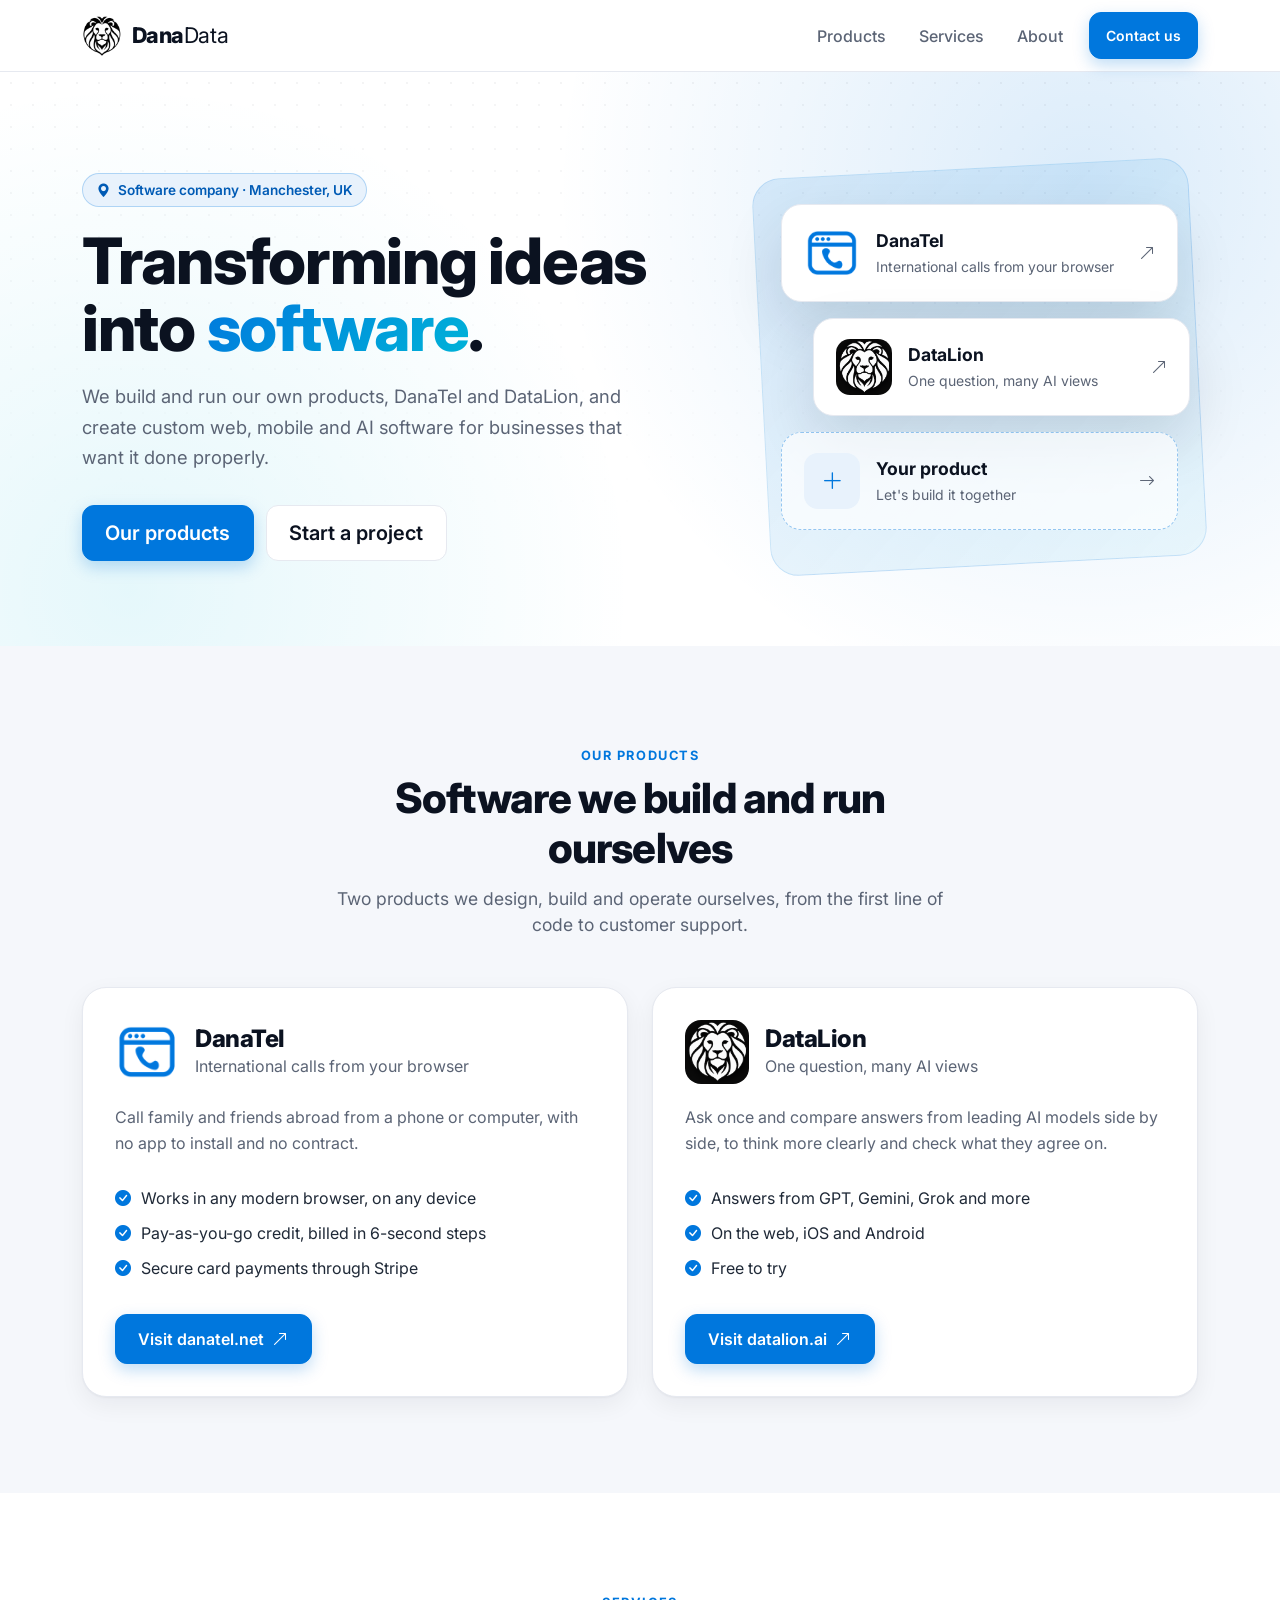
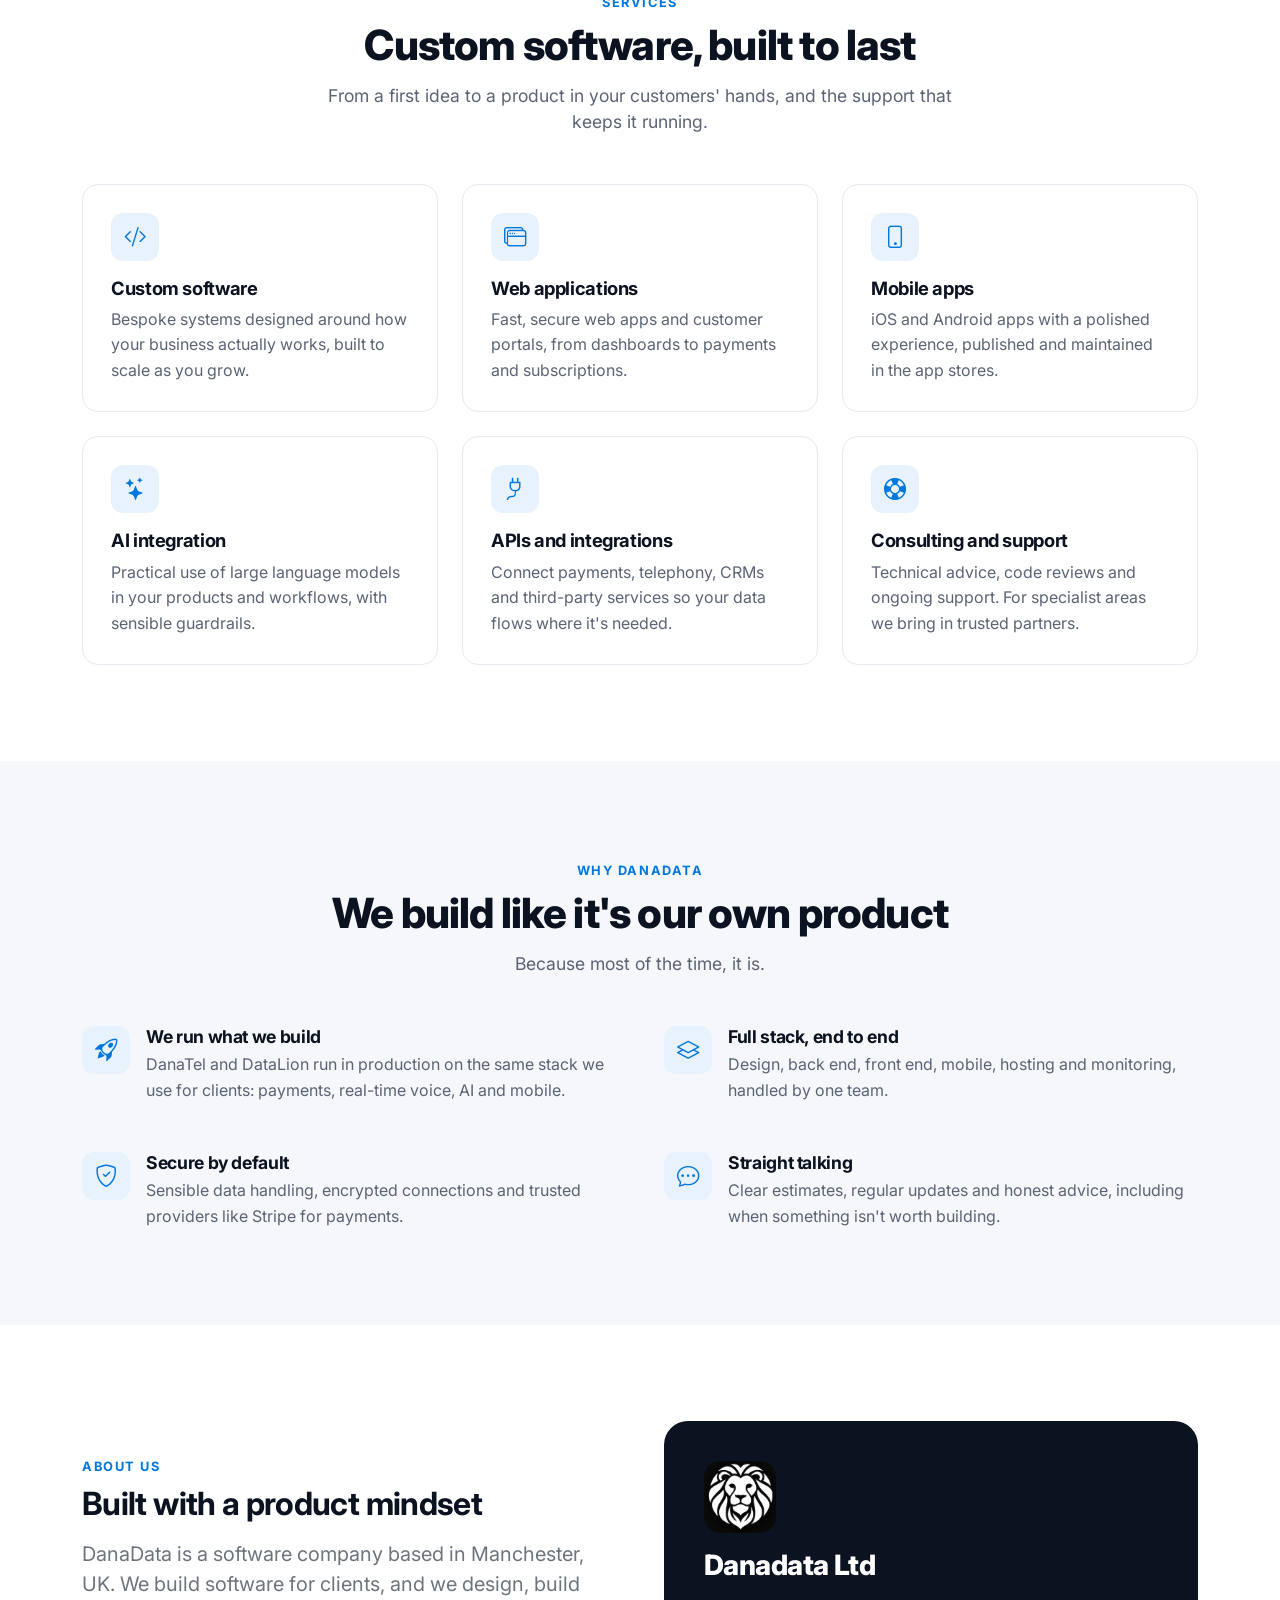
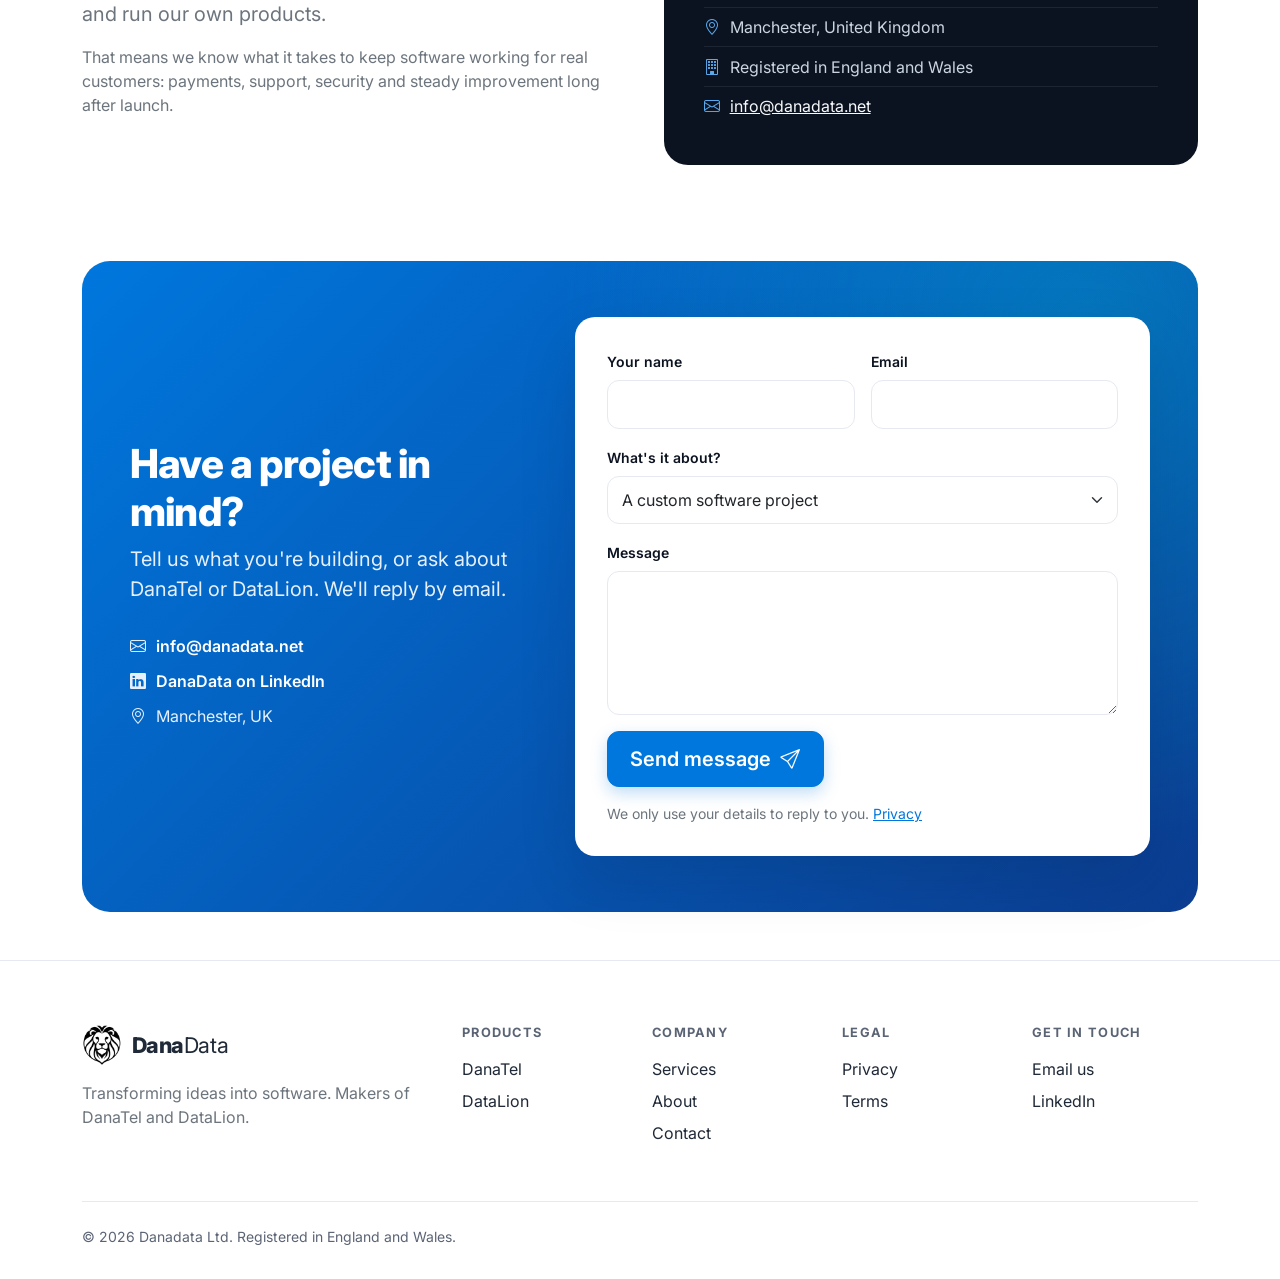
<file: index.html>
<!DOCTYPE html>
<html lang="en">
<head>
  <meta charset="UTF-8">
  <meta name="viewport" content="width=device-width, initial-scale=1.0">
  <title>DanaData | Software products and custom development, Manchester UK</title>
  <meta name="description" content="DanaData is a Manchester-based software company. We build and run DanaTel and DataLion, and create custom web, mobile and AI software for businesses.">
  <link rel="canonical" href="https://www.danadata.net/">
  <link rel="icon" href="icon.png">
  <link rel="apple-touch-icon" href="icon.png">
  <link rel="manifest" href="/manifest.json">
  <meta name="theme-color" content="#ffffff">

  <meta property="og:type" content="website">
  <meta property="og:title" content="DanaData | Transforming ideas into software">
  <meta property="og:description" content="Makers of DanaTel and DataLion. Custom web, mobile and AI software from Manchester, UK.">
  <meta property="og:url" content="https://www.danadata.net/">
  <meta property="og:image" content="https://www.danadata.net/icon.png">

  <link rel="preconnect" href="https://fonts.googleapis.com">
  <link rel="preconnect" href="https://fonts.gstatic.com" crossorigin>
  <link href="https://fonts.googleapis.com/css2?family=Inter:wght@400;500;600;700;800&display=swap" rel="stylesheet">
  <link href="bootstrap.min.css" rel="stylesheet">
  <link href="bootstrap-icons.css" rel="stylesheet">
  <link href="site.css" rel="stylesheet">

  <script type="application/ld+json">
  {
    "@context": "https://schema.org",
    "@type": "Organization",
    "name": "DanaData",
    "legalName": "Danadata Ltd",
    "url": "https://www.danadata.net",
    "logo": "https://www.danadata.net/icon.png",
    "email": "info@danadata.net",
    "address": {"@type": "PostalAddress", "addressLocality": "Manchester", "addressCountry": "GB"},
    "sameAs": ["https://www.linkedin.com/company/danadataltd"],
    "brand": [
      {"@type": "Brand", "name": "DanaTel", "url": "https://danatel.net"},
      {"@type": "Brand", "name": "DataLion", "url": "https://www.datalion.ai"}
    ]
  }
  </script>
</head>
<body>

<!-- Header -->
<header class="dd-header">
  <nav class="navbar navbar-expand-lg">
    <div class="container">
      <a class="dd-brand" href="/">
        <img src="danadata-black.png" alt="" width="40" height="40">
        <span><strong>Dana</strong>Data</span>
      </a>
      <button class="navbar-toggler border-0" type="button" data-bs-toggle="collapse" data-bs-target="#nav" aria-controls="nav" aria-expanded="false" aria-label="Menu">
        <span class="navbar-toggler-icon"></span>
      </button>
      <div class="collapse navbar-collapse" id="nav">
        <ul class="navbar-nav ms-auto align-items-lg-center gap-lg-1">
          <li class="nav-item"><a class="nav-link" href="#products">Products</a></li>
          <li class="nav-item"><a class="nav-link" href="#services">Services</a></li>
          <li class="nav-item"><a class="nav-link" href="#about">About</a></li>
          <li class="nav-item ms-lg-2"><a class="btn btn-primary btn-sm px-3" href="#contact">Contact us</a></li>
        </ul>
      </div>
    </div>
  </nav>
</header>

<main>
  <!-- Hero -->
  <section class="dd-hero">
    <div class="container">
      <div class="row align-items-center g-5">
        <div class="col-lg-7">
          <span class="dd-eyebrow"><i class="bi bi-geo-alt-fill"></i> Software company · Manchester, UK</span>
          <h1>Transforming ideas into <span class="dd-gradient-text">software</span>.</h1>
          <p class="dd-lead">
            We build and run our own products, DanaTel and DataLion, and create custom web,
            mobile and AI software for businesses that want it done properly.
          </p>
          <div class="dd-hero-actions">
            <a href="#products" class="btn btn-primary btn-lg">Our products</a>
            <a href="#contact" class="btn btn-outline-dark btn-lg">Start a project</a>
          </div>
        </div>
        <div class="col-lg-5">
          <div class="dd-stack">
            <a class="dd-stack-card" href="https://danatel.net" target="_blank" rel="noopener">
              <img src="danatel-icon.png" alt="" width="56" height="56">
              <span>
                <strong>DanaTel</strong>
                <small>International calls from your browser</small>
              </span>
              <i class="bi bi-arrow-up-right"></i>
            </a>
            <a class="dd-stack-card" href="https://www.datalion.ai" target="_blank" rel="noopener">
              <img src="danadata-nb-200.png" alt="" width="56" height="56">
              <span>
                <strong>DataLion</strong>
                <small>One question, many AI views</small>
              </span>
              <i class="bi bi-arrow-up-right"></i>
            </a>
            <a class="dd-stack-card dd-stack-card-next" href="#contact">
              <span class="dd-icon"><i class="bi bi-plus-lg"></i></span>
              <span>
                <strong>Your product</strong>
                <small>Let's build it together</small>
              </span>
              <i class="bi bi-arrow-right"></i>
            </a>
          </div>
        </div>
      </div>
    </div>
  </section>

  <!-- Products -->
  <section class="dd-section dd-section-soft" id="products">
    <div class="container">
      <div class="dd-section-head">
        <span class="dd-kicker">Our products</span>
        <h2>Software we build and run ourselves</h2>
        <p>Two products we design, build and operate ourselves, from the first line of code to customer support.</p>
      </div>

      <div class="row g-4">
        <div class="col-lg-6">
          <article class="dd-product">
            <div class="dd-product-head">
              <img src="danatel-icon.png" alt="DanaTel" width="64" height="64">
              <div>
                <h3>DanaTel</h3>
                <p>International calls from your browser</p>
              </div>
            </div>
            <p>Call family and friends abroad from a phone or computer, with no app to install and no contract.</p>
            <ul class="dd-checks">
              <li><i class="bi bi-check-circle-fill"></i> Works in any modern browser, on any device</li>
              <li><i class="bi bi-check-circle-fill"></i> Pay-as-you-go credit, billed in 6-second steps</li>
              <li><i class="bi bi-check-circle-fill"></i> Secure card payments through Stripe</li>
            </ul>
            <a href="https://danatel.net" class="btn btn-primary" target="_blank" rel="noopener">
              Visit danatel.net <i class="bi bi-arrow-up-right ms-1"></i>
            </a>
          </article>
        </div>

        <div class="col-lg-6">
          <article class="dd-product">
            <div class="dd-product-head">
              <img src="danadata-nb-200.png" alt="DataLion" width="64" height="64">
              <div>
                <h3>DataLion</h3>
                <p>One question, many AI views</p>
              </div>
            </div>
            <p>Ask once and compare answers from leading AI models side by side, to think more clearly and check what they agree on.</p>
            <ul class="dd-checks">
              <li><i class="bi bi-check-circle-fill"></i> Answers from GPT, Gemini, Grok and more</li>
              <li><i class="bi bi-check-circle-fill"></i> On the web, iOS and Android</li>
              <li><i class="bi bi-check-circle-fill"></i> Free to try</li>
            </ul>
            <a href="https://www.datalion.ai" class="btn btn-primary" target="_blank" rel="noopener">
              Visit datalion.ai <i class="bi bi-arrow-up-right ms-1"></i>
            </a>
          </article>
        </div>
      </div>
    </div>
  </section>

  <!-- Services -->
  <section class="dd-section" id="services">
    <div class="container">
      <div class="dd-section-head">
        <span class="dd-kicker">Services</span>
        <h2>Custom software, built to last</h2>
        <p>From a first idea to a product in your customers' hands, and the support that keeps it running.</p>
      </div>

      <div class="row g-4">
        <div class="col-md-6 col-lg-4">
          <div class="dd-service">
            <span class="dd-icon"><i class="bi bi-code-slash"></i></span>
            <h3>Custom software</h3>
            <p>Bespoke systems designed around how your business actually works, built to scale as you grow.</p>
          </div>
        </div>
        <div class="col-md-6 col-lg-4">
          <div class="dd-service">
            <span class="dd-icon"><i class="bi bi-window-stack"></i></span>
            <h3>Web applications</h3>
            <p>Fast, secure web apps and customer portals, from dashboards to payments and subscriptions.</p>
          </div>
        </div>
        <div class="col-md-6 col-lg-4">
          <div class="dd-service">
            <span class="dd-icon"><i class="bi bi-phone"></i></span>
            <h3>Mobile apps</h3>
            <p>iOS and Android apps with a polished experience, published and maintained in the app stores.</p>
          </div>
        </div>
        <div class="col-md-6 col-lg-4">
          <div class="dd-service">
            <span class="dd-icon"><i class="bi bi-stars"></i></span>
            <h3>AI integration</h3>
            <p>Practical use of large language models in your products and workflows, with sensible guardrails.</p>
          </div>
        </div>
        <div class="col-md-6 col-lg-4">
          <div class="dd-service">
            <span class="dd-icon"><i class="bi bi-plug"></i></span>
            <h3>APIs and integrations</h3>
            <p>Connect payments, telephony, CRMs and third-party services so your data flows where it's needed.</p>
          </div>
        </div>
        <div class="col-md-6 col-lg-4">
          <div class="dd-service">
            <span class="dd-icon"><i class="bi bi-life-preserver"></i></span>
            <h3>Consulting and support</h3>
            <p>Technical advice, code reviews and ongoing support. For specialist areas we bring in trusted partners.</p>
          </div>
        </div>
      </div>
    </div>
  </section>

  <!-- Why DanaData -->
  <section class="dd-section dd-section-soft" id="why">
    <div class="container">
      <div class="dd-section-head">
        <span class="dd-kicker">Why DanaData</span>
        <h2>We build like it's our own product</h2>
        <p>Because most of the time, it is.</p>
      </div>

      <div class="row g-4 g-lg-5">
        <div class="col-md-6">
          <div class="dd-point">
            <span class="dd-icon"><i class="bi bi-rocket-takeoff"></i></span>
            <div>
              <h3>We run what we build</h3>
              <p>DanaTel and DataLion run in production on the same stack we use for clients: payments, real-time voice, AI and mobile.</p>
            </div>
          </div>
        </div>
        <div class="col-md-6">
          <div class="dd-point">
            <span class="dd-icon"><i class="bi bi-layers"></i></span>
            <div>
              <h3>Full stack, end to end</h3>
              <p>Design, back end, front end, mobile, hosting and monitoring, handled by one team.</p>
            </div>
          </div>
        </div>
        <div class="col-md-6">
          <div class="dd-point">
            <span class="dd-icon"><i class="bi bi-shield-check"></i></span>
            <div>
              <h3>Secure by default</h3>
              <p>Sensible data handling, encrypted connections and trusted providers like Stripe for payments.</p>
            </div>
          </div>
        </div>
        <div class="col-md-6">
          <div class="dd-point">
            <span class="dd-icon"><i class="bi bi-chat-dots"></i></span>
            <div>
              <h3>Straight talking</h3>
              <p>Clear estimates, regular updates and honest advice, including when something isn't worth building.</p>
            </div>
          </div>
        </div>
      </div>
    </div>
  </section>

  <!-- About -->
  <section class="dd-section" id="about">
    <div class="container">
      <div class="row g-5 align-items-center">
        <div class="col-lg-6">
          <span class="dd-kicker">About us</span>
          <h2 class="mt-2 mb-3 fw-bold">Built with a product mindset</h2>
          <p class="text-secondary fs-5">
            DanaData is a software company based in Manchester, UK. We build software for
            clients, and we design, build and run our own products.
          </p>
          <p class="text-secondary">
            That means we know what it takes to keep software working for real customers:
            payments, support, security and steady improvement long after launch.
          </p>
        </div>
        <div class="col-lg-6">
          <div class="dd-about-card">
            <img src="danadata-nb-200.png" alt="" width="72" height="72" class="rounded-4 mb-3">
            <h3>Danadata Ltd</h3>
            <ul class="dd-facts">
              <li><i class="bi bi-geo-alt"></i> Manchester, United Kingdom</li>
              <li><i class="bi bi-building"></i> Registered in England and Wales</li>
              <li><i class="bi bi-envelope"></i> <a href="mailto:info@danadata.net" class="link-light">info@danadata.net</a></li>
            </ul>
          </div>
        </div>
      </div>
    </div>
  </section>

  <!-- Contact -->
  <section class="pb-5" id="contact">
    <div class="container">
      <div class="dd-contact">
        <div class="row g-4 g-lg-5 align-items-center">
          <div class="col-lg-5">
            <h2>Have a project in mind?</h2>
            <p class="fs-5 mb-4">Tell us what you're building, or ask about DanaTel or DataLion. We'll reply by email.</p>
            <ul class="dd-contact-links">
              <li><i class="bi bi-envelope"></i> <a href="mailto:info@danadata.net">info@danadata.net</a></li>
              <li><i class="bi bi-linkedin"></i> <a href="https://www.linkedin.com/company/danadataltd" target="_blank" rel="noopener">DanaData on LinkedIn</a></li>
              <li><i class="bi bi-geo-alt"></i> Manchester, UK</li>
            </ul>
          </div>

          <div class="col-lg-7">
            <form class="dd-form" id="contact-form" action="https://formspree.io/f/xwlpwdnd" method="POST">
              <input type="hidden" name="_subject" id="contact-subject" value="New message from danadata.net">
              <!-- Left empty by people; bots fill it in and Formspree drops the message -->
              <input type="text" name="_gotcha" class="dd-trap" tabindex="-1" autocomplete="off" aria-hidden="true">

              <div class="row g-3">
                <div class="col-sm-6">
                  <label for="contact-name" class="form-label">Your name</label>
                  <input type="text" class="form-control" id="contact-name" name="name" autocomplete="name" required>
                </div>
                <div class="col-sm-6">
                  <label for="contact-email" class="form-label">Email</label>
                  <input type="email" class="form-control" id="contact-email" name="email" autocomplete="email" required>
                </div>
                <div class="col-12">
                  <label for="contact-topic" class="form-label">What's it about?</label>
                  <select class="form-select" id="contact-topic" name="topic">
                    <option>A custom software project</option>
                    <option>DanaTel</option>
                    <option>DataLion</option>
                    <option>Something else</option>
                  </select>
                </div>
                <div class="col-12">
                  <label for="contact-message" class="form-label">Message</label>
                  <textarea class="form-control" id="contact-message" name="message" rows="5" required></textarea>
                </div>
                <div class="col-12 d-flex flex-wrap align-items-center gap-3">
                  <button type="submit" class="btn btn-primary btn-lg" id="contact-submit">
                    Send message <i class="bi bi-send ms-1"></i>
                  </button>
                  <small class="text-secondary">We only use your details to reply to you. <a href="/privacy.html">Privacy</a></small>
                </div>
              </div>
              <div class="dd-form-status" id="contact-status" role="status" aria-live="polite" hidden></div>
            </form>
          </div>
        </div>
      </div>
    </div>
  </section>
</main>

<!-- Footer -->
<footer class="dd-footer">
  <div class="container">
    <div class="row g-4">
      <div class="col-lg-4">
        <a class="dd-brand mb-3" href="/">
          <img src="danadata-black.png" alt="" width="40" height="40">
          <span><strong>Dana</strong>Data</span>
        </a>
        <p class="text-secondary mb-0" style="max-width: 360px;">Transforming ideas into software. Makers of DanaTel and DataLion.</p>
      </div>
      <div class="col-6 col-lg-2">
        <h4>Products</h4>
        <ul>
          <li><a href="https://danatel.net" target="_blank" rel="noopener">DanaTel</a></li>
          <li><a href="https://www.datalion.ai" target="_blank" rel="noopener">DataLion</a></li>
        </ul>
      </div>
      <div class="col-6 col-lg-2">
        <h4>Company</h4>
        <ul>
          <li><a href="#services">Services</a></li>
          <li><a href="#about">About</a></li>
          <li><a href="#contact">Contact</a></li>
        </ul>
      </div>
      <div class="col-6 col-lg-2">
        <h4>Legal</h4>
        <ul>
          <li><a href="/privacy.html">Privacy</a></li>
          <li><a href="/terms.html">Terms</a></li>
        </ul>
      </div>
      <div class="col-6 col-lg-2">
        <h4>Get in touch</h4>
        <ul>
          <li><a href="mailto:info@danadata.net">Email us</a></li>
          <li><a href="https://www.linkedin.com/company/danadataltd" target="_blank" rel="noopener">LinkedIn</a></li>
        </ul>
      </div>
    </div>
    <div class="dd-footer-bottom">
      &copy; 2026 Danadata Ltd. Registered in England and Wales.
    </div>
  </div>
</footer>

<script src="bootstrap.bundle.min.js"></script>
<script>
  // Contact form: send to Formspree in the background and thank the visitor on the page.
  // Without JavaScript the form still posts normally and Formspree shows its own thank-you page.
  (function () {
    const form = document.getElementById('contact-form');
    const button = document.getElementById('contact-submit');
    const status = document.getElementById('contact-status');

    function showStatus(text, ok) {
      status.textContent = text;
      status.className = 'dd-form-status ' + (ok ? 'is-ok' : 'is-error');
      status.hidden = false;
    }

    form.addEventListener('submit', async function (event) {
      event.preventDefault();
      document.getElementById('contact-subject').value =
        'danadata.net: ' + document.getElementById('contact-topic').value;
      button.disabled = true;
      status.hidden = true;
      try {
        const response = await fetch(form.action, {
          method: 'POST',
          body: new FormData(form),
          headers: {Accept: 'application/json'},
        });
        if (response.ok) {
          form.reset();
          showStatus("Thanks, your message is on its way. We'll reply by email soon.", true);
        } else {
          const data = await response.json().catch(function () { return {}; });
          const detail = (data.errors || []).map(function (e) { return e.message; }).join(' ');
          showStatus(detail || 'Sorry, something went wrong. Please email info@danadata.net instead.', false);
        }
      } catch (error) {
        showStatus('Sorry, we couldn\'t send that. Please check your connection or email info@danadata.net.', false);
      } finally {
        button.disabled = false;
      }
    });
  })();
</script>
<script>
  // Close the mobile menu after tapping a section link
  document.querySelectorAll('#nav a[href^="#"]').forEach(function (link) {
    link.addEventListener('click', function () {
      const menu = bootstrap.Collapse.getInstance(document.getElementById('nav'));
      if (menu) menu.hide();
    });
  });
</script>
</body>
</html>
</file>
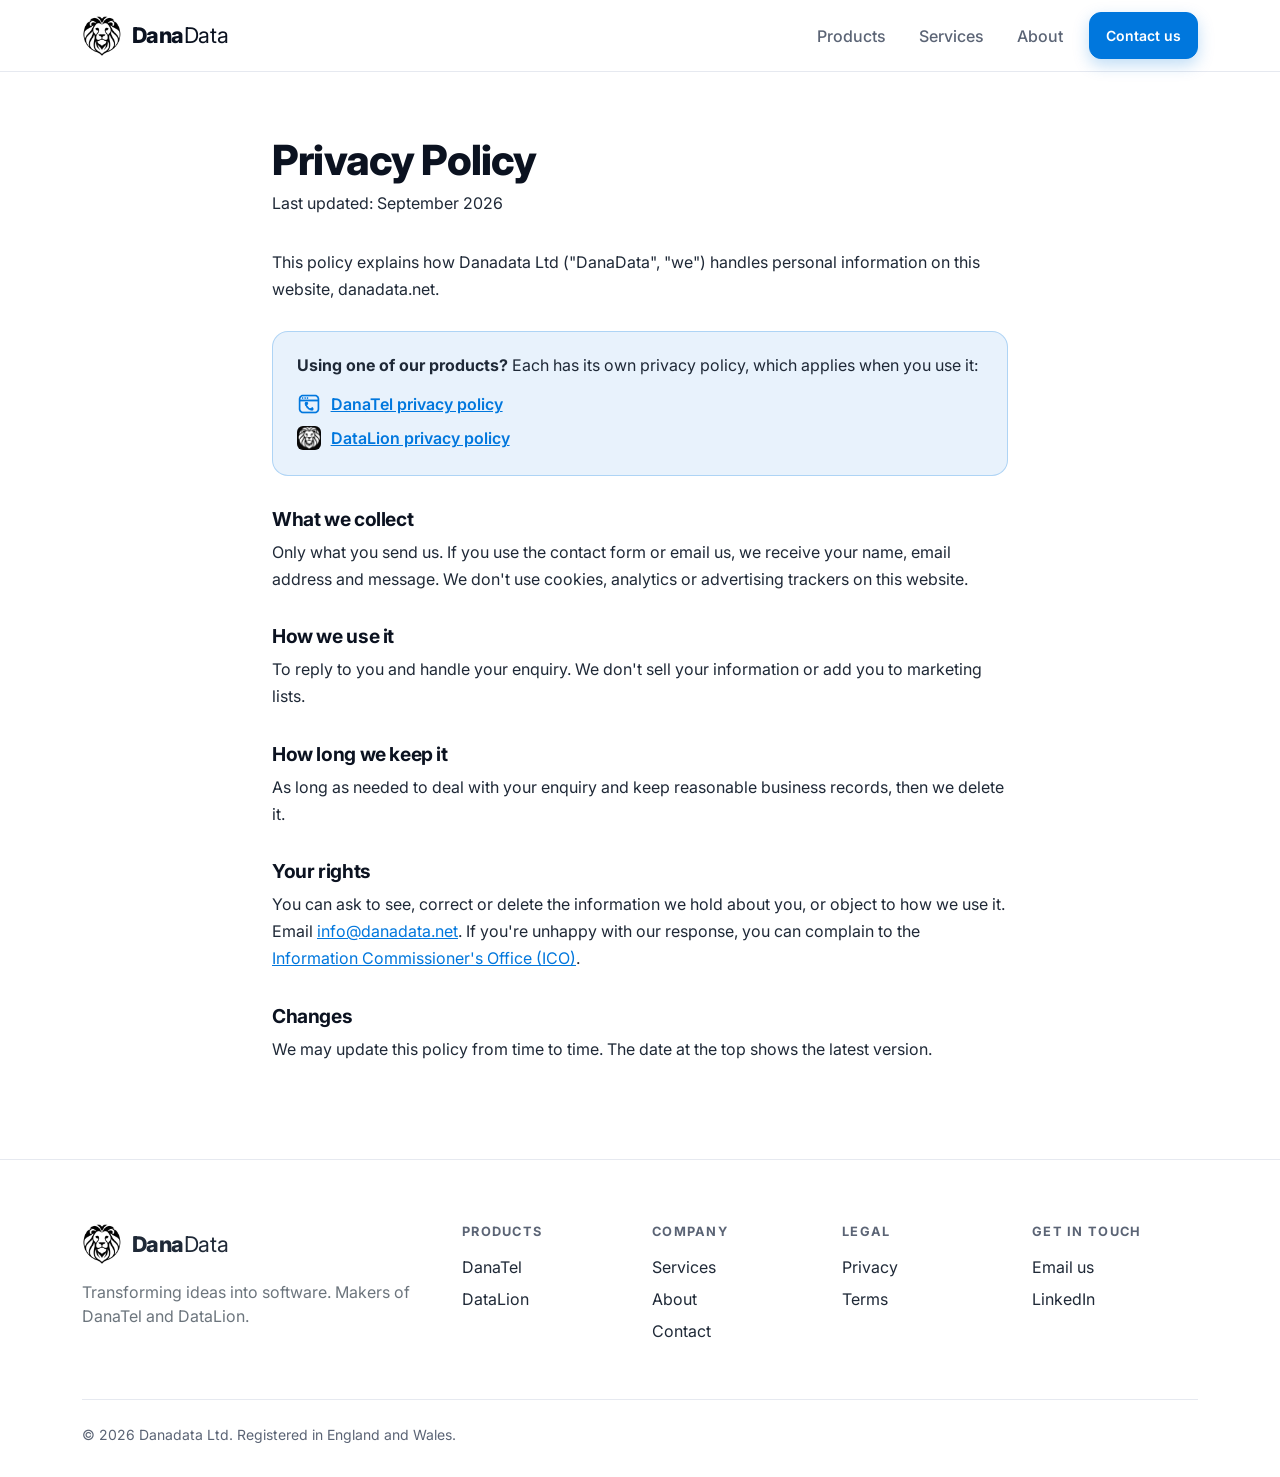
<file: privacy.html>
<!DOCTYPE html>
<html lang="en">
<head>
  <meta charset="UTF-8">
  <meta name="viewport" content="width=device-width, initial-scale=1.0">
  <title>Privacy Policy | DanaData</title>
  <meta name="description" content="How DanaData handles personal information on danadata.net, with links to the DanaTel and DataLion privacy policies.">
  <link rel="canonical" href="https://www.danadata.net/privacy.html">
  <link rel="icon" href="icon.png">
  <link rel="manifest" href="/manifest.json">
  <meta name="theme-color" content="#ffffff">
  <link rel="preconnect" href="https://fonts.googleapis.com">
  <link rel="preconnect" href="https://fonts.gstatic.com" crossorigin>
  <link href="https://fonts.googleapis.com/css2?family=Inter:wght@400;500;600;700;800&display=swap" rel="stylesheet">
  <link href="bootstrap.min.css" rel="stylesheet">
  <link href="bootstrap-icons.css" rel="stylesheet">
  <link href="site.css" rel="stylesheet">
</head>
<body>

<!-- Header -->
<header class="dd-header">
  <nav class="navbar navbar-expand-lg">
    <div class="container">
      <a class="dd-brand" href="/">
        <img src="danadata-black.png" alt="" width="40" height="40">
        <span><strong>Dana</strong>Data</span>
      </a>
      <button class="navbar-toggler border-0" type="button" data-bs-toggle="collapse" data-bs-target="#nav" aria-controls="nav" aria-expanded="false" aria-label="Menu">
        <span class="navbar-toggler-icon"></span>
      </button>
      <div class="collapse navbar-collapse" id="nav">
        <ul class="navbar-nav ms-auto align-items-lg-center gap-lg-1">
          <li class="nav-item"><a class="nav-link" href="/#products">Products</a></li>
          <li class="nav-item"><a class="nav-link" href="/#services">Services</a></li>
          <li class="nav-item"><a class="nav-link" href="/#about">About</a></li>
          <li class="nav-item ms-lg-2"><a class="btn btn-primary btn-sm px-3" href="/#contact">Contact us</a></li>
        </ul>
      </div>
    </div>
  </nav>
</header>

<main class="dd-legal">
  <div class="container">
    <h1>Privacy Policy</h1>
    <p class="dd-legal-updated">Last updated: September 2026</p>

    <p>This policy explains how Danadata Ltd ("DanaData", "we") handles personal information on this website, danadata.net.</p>

    <div class="dd-legal-products">
      <p class="mb-2"><strong>Using one of our products?</strong> Each has its own privacy policy, which applies when you use it:</p>
      <ul>
        <li><img src="danatel-icon.png" alt="" width="24" height="24"> <a href="https://danatel.net/privacy/" target="_blank" rel="noopener">DanaTel privacy policy</a></li>
        <li><img src="danadata-nb-200.png" alt="" width="24" height="24"> <a href="https://www.datalion.ai/privacy-policy/" target="_blank" rel="noopener">DataLion privacy policy</a></li>
      </ul>
    </div>

    <h2>What we collect</h2>
    <p>Only what you send us. If you use the contact form or email us, we receive your name, email address and message. We don't use cookies, analytics or advertising trackers on this website.</p>

    <h2>How we use it</h2>
    <p>To reply to you and handle your enquiry. We don't sell your information or add you to marketing lists.</p>

    <h2>How long we keep it</h2>
    <p>As long as needed to deal with your enquiry and keep reasonable business records, then we delete it.</p>

    <h2>Your rights</h2>
    <p>You can ask to see, correct or delete the information we hold about you, or object to how we use it. Email <a href="mailto:info@danadata.net">info@danadata.net</a>. If you're unhappy with our response, you can complain to the <a href="https://ico.org.uk/make-a-complaint/" target="_blank" rel="noopener">Information Commissioner's Office (ICO)</a>.</p>

    <h2>Changes</h2>
    <p>We may update this policy from time to time. The date at the top shows the latest version.</p>
  </div>
</main>

<!-- Footer -->
<footer class="dd-footer">
  <div class="container">
    <div class="row g-4">
      <div class="col-lg-4">
        <a class="dd-brand mb-3" href="/">
          <img src="danadata-black.png" alt="" width="40" height="40">
          <span><strong>Dana</strong>Data</span>
        </a>
        <p class="text-secondary mb-0" style="max-width: 360px;">Transforming ideas into software. Makers of DanaTel and DataLion.</p>
      </div>
      <div class="col-6 col-lg-2">
        <h4>Products</h4>
        <ul>
          <li><a href="https://danatel.net" target="_blank" rel="noopener">DanaTel</a></li>
          <li><a href="https://www.datalion.ai" target="_blank" rel="noopener">DataLion</a></li>
        </ul>
      </div>
      <div class="col-6 col-lg-2">
        <h4>Company</h4>
        <ul>
          <li><a href="/#services">Services</a></li>
          <li><a href="/#about">About</a></li>
          <li><a href="/#contact">Contact</a></li>
        </ul>
      </div>
      <div class="col-6 col-lg-2">
        <h4>Legal</h4>
        <ul>
          <li><a href="/privacy.html">Privacy</a></li>
          <li><a href="/terms.html">Terms</a></li>
        </ul>
      </div>
      <div class="col-6 col-lg-2">
        <h4>Get in touch</h4>
        <ul>
          <li><a href="mailto:info@danadata.net">Email us</a></li>
          <li><a href="https://www.linkedin.com/company/danadataltd" target="_blank" rel="noopener">LinkedIn</a></li>
        </ul>
      </div>
    </div>
    <div class="dd-footer-bottom">
      &copy; 2026 Danadata Ltd. Registered in England and Wales.
    </div>
  </div>
</footer>

<script src="bootstrap.bundle.min.js"></script>
</body>
</html>
</file>
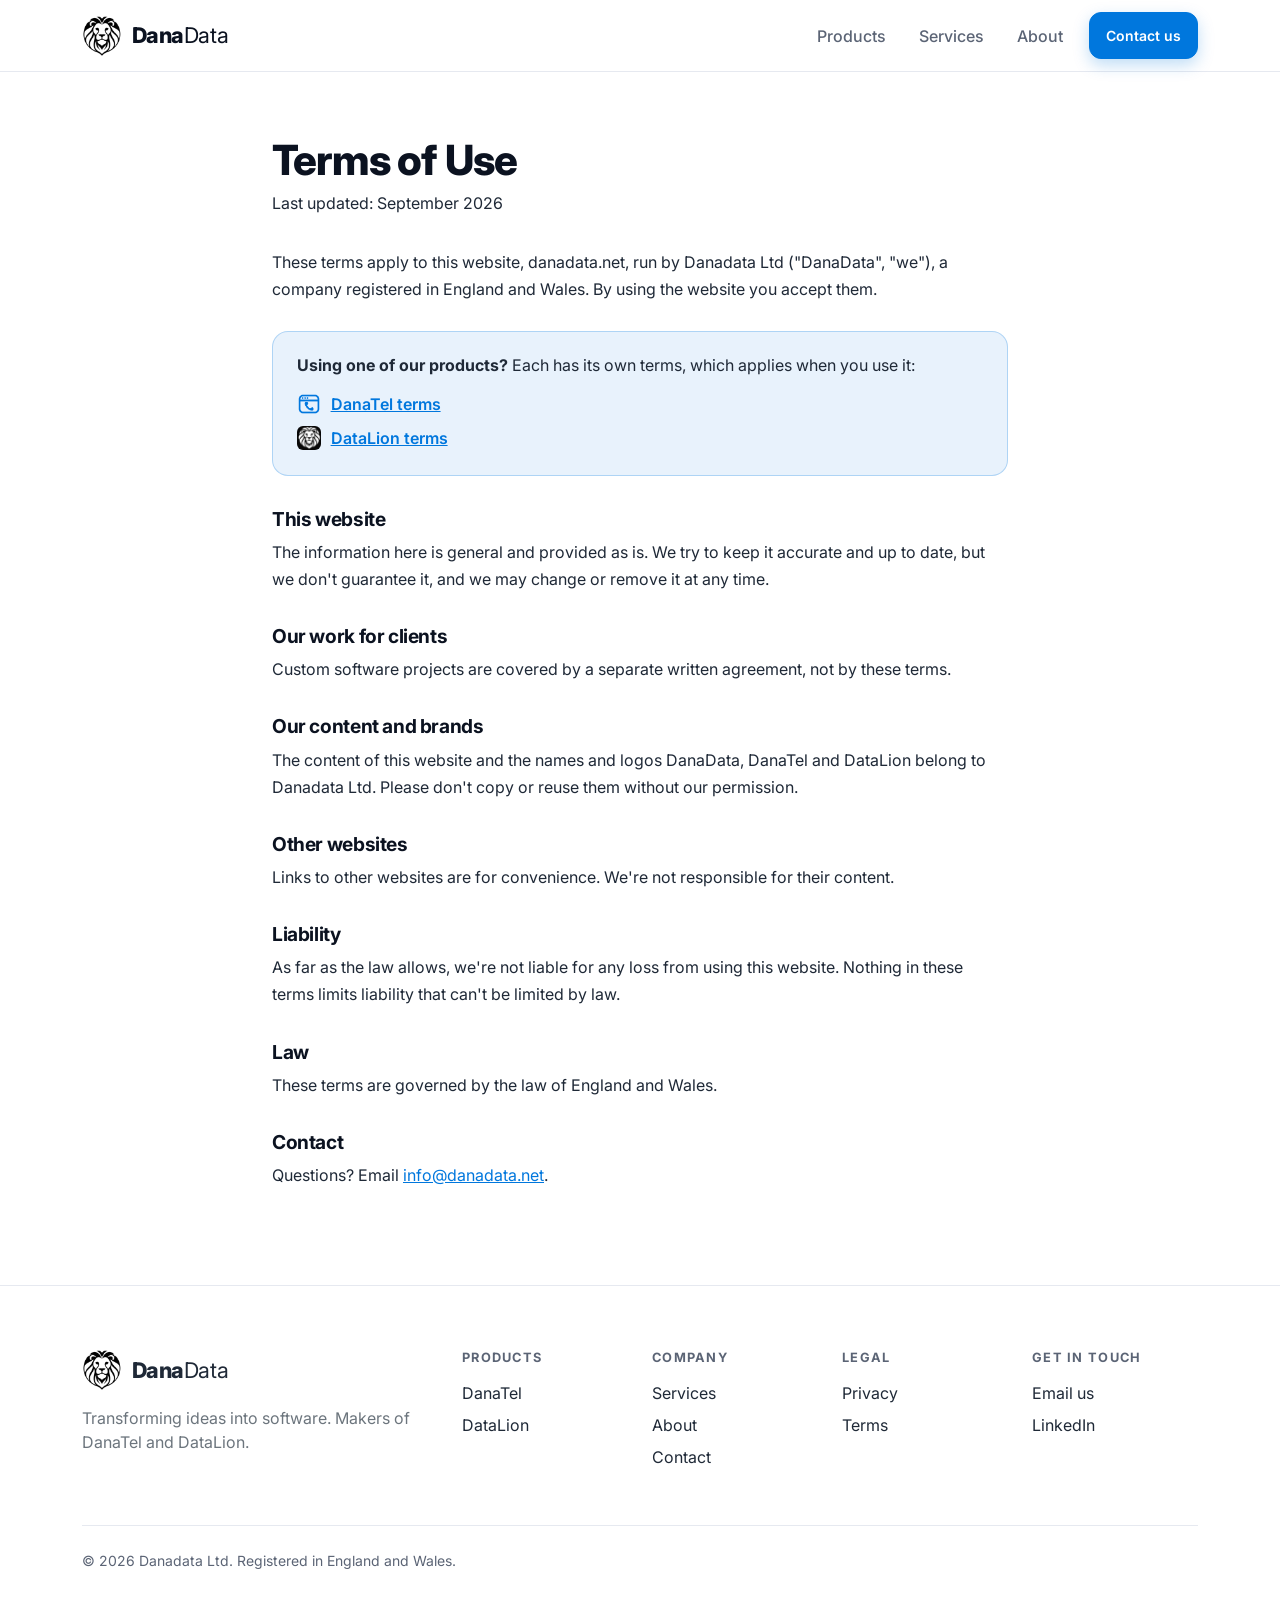
<file: terms.html>
<!DOCTYPE html>
<html lang="en">
<head>
  <meta charset="UTF-8">
  <meta name="viewport" content="width=device-width, initial-scale=1.0">
  <title>Terms of Use | DanaData</title>
  <meta name="description" content="Terms for using danadata.net, with links to the DanaTel and DataLion terms.">
  <link rel="canonical" href="https://www.danadata.net/terms.html">
  <link rel="icon" href="icon.png">
  <link rel="manifest" href="/manifest.json">
  <meta name="theme-color" content="#ffffff">
  <link rel="preconnect" href="https://fonts.googleapis.com">
  <link rel="preconnect" href="https://fonts.gstatic.com" crossorigin>
  <link href="https://fonts.googleapis.com/css2?family=Inter:wght@400;500;600;700;800&display=swap" rel="stylesheet">
  <link href="bootstrap.min.css" rel="stylesheet">
  <link href="bootstrap-icons.css" rel="stylesheet">
  <link href="site.css" rel="stylesheet">
</head>
<body>

<!-- Header -->
<header class="dd-header">
  <nav class="navbar navbar-expand-lg">
    <div class="container">
      <a class="dd-brand" href="/">
        <img src="danadata-black.png" alt="" width="40" height="40">
        <span><strong>Dana</strong>Data</span>
      </a>
      <button class="navbar-toggler border-0" type="button" data-bs-toggle="collapse" data-bs-target="#nav" aria-controls="nav" aria-expanded="false" aria-label="Menu">
        <span class="navbar-toggler-icon"></span>
      </button>
      <div class="collapse navbar-collapse" id="nav">
        <ul class="navbar-nav ms-auto align-items-lg-center gap-lg-1">
          <li class="nav-item"><a class="nav-link" href="/#products">Products</a></li>
          <li class="nav-item"><a class="nav-link" href="/#services">Services</a></li>
          <li class="nav-item"><a class="nav-link" href="/#about">About</a></li>
          <li class="nav-item ms-lg-2"><a class="btn btn-primary btn-sm px-3" href="/#contact">Contact us</a></li>
        </ul>
      </div>
    </div>
  </nav>
</header>

<main class="dd-legal">
  <div class="container">
    <h1>Terms of Use</h1>
    <p class="dd-legal-updated">Last updated: September 2026</p>

    <p>These terms apply to this website, danadata.net, run by Danadata Ltd ("DanaData", "we"), a company registered in England and Wales. By using the website you accept them.</p>

    <div class="dd-legal-products">
      <p class="mb-2"><strong>Using one of our products?</strong> Each has its own terms, which applies when you use it:</p>
      <ul>
        <li><img src="danatel-icon.png" alt="" width="24" height="24"> <a href="https://danatel.net/terms/" target="_blank" rel="noopener">DanaTel terms</a></li>
        <li><img src="danadata-nb-200.png" alt="" width="24" height="24"> <a href="https://www.datalion.ai/terms-of-service/" target="_blank" rel="noopener">DataLion terms</a></li>
      </ul>
    </div>

    <h2>This website</h2>
    <p>The information here is general and provided as is. We try to keep it accurate and up to date, but we don't guarantee it, and we may change or remove it at any time.</p>

    <h2>Our work for clients</h2>
    <p>Custom software projects are covered by a separate written agreement, not by these terms.</p>

    <h2>Our content and brands</h2>
    <p>The content of this website and the names and logos DanaData, DanaTel and DataLion belong to Danadata Ltd. Please don't copy or reuse them without our permission.</p>

    <h2>Other websites</h2>
    <p>Links to other websites are for convenience. We're not responsible for their content.</p>

    <h2>Liability</h2>
    <p>As far as the law allows, we're not liable for any loss from using this website. Nothing in these terms limits liability that can't be limited by law.</p>

    <h2>Law</h2>
    <p>These terms are governed by the law of England and Wales.</p>

    <h2>Contact</h2>
    <p>Questions? Email <a href="mailto:info@danadata.net">info@danadata.net</a>.</p>
  </div>
</main>

<!-- Footer -->
<footer class="dd-footer">
  <div class="container">
    <div class="row g-4">
      <div class="col-lg-4">
        <a class="dd-brand mb-3" href="/">
          <img src="danadata-black.png" alt="" width="40" height="40">
          <span><strong>Dana</strong>Data</span>
        </a>
        <p class="text-secondary mb-0" style="max-width: 360px;">Transforming ideas into software. Makers of DanaTel and DataLion.</p>
      </div>
      <div class="col-6 col-lg-2">
        <h4>Products</h4>
        <ul>
          <li><a href="https://danatel.net" target="_blank" rel="noopener">DanaTel</a></li>
          <li><a href="https://www.datalion.ai" target="_blank" rel="noopener">DataLion</a></li>
        </ul>
      </div>
      <div class="col-6 col-lg-2">
        <h4>Company</h4>
        <ul>
          <li><a href="/#services">Services</a></li>
          <li><a href="/#about">About</a></li>
          <li><a href="/#contact">Contact</a></li>
        </ul>
      </div>
      <div class="col-6 col-lg-2">
        <h4>Legal</h4>
        <ul>
          <li><a href="/privacy.html">Privacy</a></li>
          <li><a href="/terms.html">Terms</a></li>
        </ul>
      </div>
      <div class="col-6 col-lg-2">
        <h4>Get in touch</h4>
        <ul>
          <li><a href="mailto:info@danadata.net">Email us</a></li>
          <li><a href="https://www.linkedin.com/company/danadataltd" target="_blank" rel="noopener">LinkedIn</a></li>
        </ul>
      </div>
    </div>
    <div class="dd-footer-bottom">
      &copy; 2026 Danadata Ltd. Registered in England and Wales.
    </div>
  </div>
</footer>

<script src="bootstrap.bundle.min.js"></script>
</body>
</html>
</file>
<file: site.css>
/* DanaData — site styles (on top of Bootstrap 5) */

:root {
  --dd-blue: #0077dd;
  --dd-blue-dark: #005bb5;
  --dd-blue-soft: #e8f2fc;
  --dd-ink: #0b1220;
  --dd-text: #1f2937;
  --dd-muted: #5b6475;
  --dd-bg-soft: #f5f7fb;
  --dd-border: #e6e9f0;
  --dd-radius: 16px;
  --dd-shadow: 0 1px 2px rgba(11, 18, 32, 0.04), 0 8px 24px rgba(11, 18, 32, 0.06);
  --dd-shadow-lg: 0 24px 60px rgba(11, 18, 32, 0.12);
}

html { scroll-behavior: smooth; scroll-padding-top: 80px; }

body {
  font-family: 'Inter', -apple-system, BlinkMacSystemFont, 'Segoe UI', sans-serif;
  color: var(--dd-text);
  background: #fff;
  -webkit-font-smoothing: antialiased;
}

a { color: var(--dd-blue); }
a:hover { color: var(--dd-blue-dark); }

h1, h2, h3, h4 { color: var(--dd-ink); letter-spacing: -0.02em; }

/* ── Buttons ─────────────────────────────────────────────── */
.btn { font-weight: 600; border-radius: 12px; padding: 0.75rem 1.4rem; }
.btn-primary { background: var(--dd-blue); border-color: var(--dd-blue); box-shadow: 0 6px 16px rgba(0, 119, 221, 0.25); }
.btn-primary:hover, .btn-primary:focus { background: var(--dd-blue-dark); border-color: var(--dd-blue-dark); }
.btn-outline-dark { border-color: var(--dd-border); color: var(--dd-ink); background: #fff; }
.btn-outline-dark:hover { background: var(--dd-bg-soft); border-color: var(--dd-border); color: var(--dd-ink); }

/* ── Header ──────────────────────────────────────────────── */
.dd-header {
  position: sticky;
  top: 0;
  z-index: 1030;
  background: rgba(255, 255, 255, 0.85);
  backdrop-filter: saturate(180%) blur(14px);
  -webkit-backdrop-filter: saturate(180%) blur(14px);
  border-bottom: 1px solid var(--dd-border);
}
.dd-header .navbar { padding: 0.75rem 0; }

.dd-brand {
  display: inline-flex;
  align-items: center;
  gap: 0.6rem;
  color: var(--dd-ink);
  font-size: 1.35rem;
  letter-spacing: -0.02em;
  text-decoration: none;
}
.dd-brand:hover { color: var(--dd-ink); }
.dd-brand img { width: 40px; height: 40px; }
.dd-brand strong { font-weight: 800; }
.dd-brand span { font-weight: 400; }

.dd-header .nav-link {
  color: var(--dd-muted);
  font-weight: 500;
  padding: 0.5rem 0.9rem !important;
  border-radius: 10px;
}
.dd-header .nav-link:hover { color: var(--dd-ink); background: var(--dd-bg-soft); }

/* ── Hero ────────────────────────────────────────────────── */
.dd-hero {
  position: relative;
  overflow: hidden;
  padding: 6rem 0 5rem;
  background:
    radial-gradient(circle at 85% 20%, rgba(0, 119, 221, 0.14), transparent 45%),
    radial-gradient(circle at 10% 90%, rgba(0, 180, 216, 0.10), transparent 40%),
    #fff;
}
.dd-hero::before {
  content: '';
  position: absolute;
  inset: 0;
  background-image: radial-gradient(rgba(11, 18, 32, 0.08) 1px, transparent 1px);
  background-size: 22px 22px;
  mask-image: linear-gradient(to bottom, rgba(0, 0, 0, 0.6), transparent 80%);
  -webkit-mask-image: linear-gradient(to bottom, rgba(0, 0, 0, 0.6), transparent 80%);
  pointer-events: none;
}
.dd-hero .container { position: relative; }

.dd-eyebrow {
  display: inline-flex;
  align-items: center;
  gap: 0.45rem;
  padding: 0.35rem 0.85rem;
  border: 1px solid rgba(0, 119, 221, 0.25);
  border-radius: 999px;
  background: var(--dd-blue-soft);
  color: var(--dd-blue-dark);
  font-size: 0.85rem;
  font-weight: 600;
}

.dd-hero h1 {
  margin: 1.25rem 0 1.25rem;
  font-size: clamp(2.4rem, 5.5vw, 4rem);
  font-weight: 800;
  line-height: 1.05;
}
.dd-gradient-text {
  background: linear-gradient(135deg, #0077dd 0%, #00b4d8 100%);
  -webkit-background-clip: text;
  background-clip: text;
  -webkit-text-fill-color: transparent;
}
.dd-lead { max-width: 560px; font-size: 1.15rem; line-height: 1.65; color: var(--dd-muted); }

.dd-hero-actions { display: flex; flex-wrap: wrap; gap: 0.75rem; margin-top: 2rem; }

/* Product preview stack in the hero */
.dd-stack { position: relative; max-width: 440px; margin: 0 auto; padding: 2.25rem 1.25rem; }
.dd-stack::before {
  content: '';
  position: absolute;
  inset: 0;
  border: 1px solid rgba(0, 119, 221, 0.14);
  border-radius: 28px;
  background: linear-gradient(135deg, rgba(0, 119, 221, 0.12), rgba(0, 180, 216, 0.05));
  transform: rotate(-3deg);
}
.dd-stack-card {
  position: relative;
  display: flex;
  align-items: center;
  gap: 1rem;
  padding: 1.25rem 1.35rem;
  border: 1px solid var(--dd-border);
  border-radius: 20px;
  background: #fff;
  box-shadow: var(--dd-shadow-lg);
  color: var(--dd-text);
  text-decoration: none;
  transition: transform 0.25s ease;
}
.dd-stack-card:hover { transform: translateY(-4px); color: var(--dd-text); }
.dd-stack-card + .dd-stack-card { margin-top: 1rem; margin-left: 2rem; margin-right: -0.75rem; }
.dd-stack-card + .dd-stack-card + .dd-stack-card { margin-left: 0; margin-right: 0; }
.dd-stack-card img { flex-shrink: 0; width: 56px; height: 56px; border-radius: 14px; }
.dd-stack-card strong { display: block; color: var(--dd-ink); font-size: 1.1rem; }
.dd-stack-card small { color: var(--dd-muted); }
.dd-stack-card > .bi:last-child { margin-left: auto; color: var(--dd-muted); }
.dd-stack-card-next { border-style: dashed; border-color: rgba(0, 119, 221, 0.4); background: rgba(255, 255, 255, 0.7); box-shadow: none; }
.dd-stack-card-next .dd-icon { width: 56px; height: 56px; margin: 0; border-radius: 14px; }

/* ── Sections ────────────────────────────────────────────── */
.dd-section { padding: 6rem 0; }
.dd-section-soft { background: var(--dd-bg-soft); }
.dd-section-head { max-width: 640px; margin: 0 auto 3rem; text-align: center; }
.dd-kicker { font-size: 0.8rem; font-weight: 700; letter-spacing: 0.12em; text-transform: uppercase; color: var(--dd-blue); }
.dd-section-head h2 { margin: 0.5rem 0 0.75rem; font-size: clamp(1.9rem, 3.5vw, 2.6rem); font-weight: 800; }
.dd-section-head p { font-size: 1.1rem; color: var(--dd-muted); }

/* Products */
.dd-product {
  height: 100%;
  display: flex;
  flex-direction: column;
  padding: 2rem;
  border: 1px solid var(--dd-border);
  border-radius: 24px;
  background: #fff;
  box-shadow: var(--dd-shadow);
}
.dd-product-head { display: flex; align-items: center; gap: 1rem; margin-bottom: 1.25rem; }
.dd-product-head img { width: 64px; height: 64px; border-radius: 16px; }
.dd-product-head h3 { margin: 0; font-size: 1.5rem; font-weight: 800; }
.dd-product-head p { margin: 0; color: var(--dd-muted); }
.dd-product > p { color: var(--dd-muted); line-height: 1.65; }
.dd-checks { list-style: none; padding: 0; margin: 0.5rem 0 1.75rem; }
.dd-checks li { display: flex; gap: 0.6rem; padding: 0.35rem 0; }
.dd-checks .bi { color: var(--dd-blue); }
.dd-product .btn { margin-top: auto; align-self: flex-start; }

/* Services */
.dd-service {
  height: 100%;
  padding: 1.75rem;
  border: 1px solid var(--dd-border);
  border-radius: var(--dd-radius);
  background: #fff;
  transition: border-color 0.2s, box-shadow 0.2s, transform 0.2s;
}
.dd-service:hover { border-color: rgba(0, 119, 221, 0.35); box-shadow: var(--dd-shadow); transform: translateY(-3px); }
.dd-icon {
  width: 48px;
  height: 48px;
  display: inline-flex;
  align-items: center;
  justify-content: center;
  margin-bottom: 1rem;
  border-radius: 12px;
  background: var(--dd-blue-soft);
  color: var(--dd-blue);
  font-size: 1.4rem;
}
.dd-service h3 { font-size: 1.15rem; font-weight: 700; }
.dd-service p { margin: 0; color: var(--dd-muted); line-height: 1.6; }

/* Why DanaData */
.dd-point { display: flex; gap: 1rem; }
.dd-point .dd-icon { flex-shrink: 0; margin: 0; }
.dd-point h3 { font-size: 1.1rem; font-weight: 700; margin-bottom: 0.35rem; }
.dd-point p { margin: 0; color: var(--dd-muted); line-height: 1.6; }

/* About */
.dd-about-card {
  padding: 2.5rem;
  border-radius: 24px;
  background: var(--dd-ink);
  color: #cbd5e1;
}
.dd-about-card img { width: 72px; height: 72px; }
.dd-about-card h3 { color: #fff; font-weight: 800; }
.dd-facts { list-style: none; padding: 0; margin: 1.5rem 0 0; }
.dd-facts li { display: flex; gap: 0.6rem; padding: 0.45rem 0; border-top: 1px solid rgba(255, 255, 255, 0.08); }
.dd-facts .bi { color: #5aa9ec; }

/* Contact band */
.dd-contact {
  padding: 3.5rem 3rem;
  border-radius: 28px;
  background:
    radial-gradient(circle at 90% 10%, rgba(0, 180, 216, 0.35), transparent 45%),
    linear-gradient(135deg, #0077dd 0%, #0b3d91 100%);
  color: #e6f0fb;
}
.dd-contact h2 { color: #fff; font-size: clamp(1.8rem, 3.5vw, 2.5rem); font-weight: 800; }
.dd-contact-links { list-style: none; padding: 0; margin: 0; }
.dd-contact-links li { display: flex; align-items: center; gap: 0.6rem; padding: 0.35rem 0; }
.dd-contact-links a { color: #fff; text-decoration: none; font-weight: 600; }
.dd-contact-links a:hover { text-decoration: underline; }

/* Contact form */
.dd-form {
  padding: 2rem;
  border-radius: 20px;
  background: #fff;
  box-shadow: var(--dd-shadow-lg);
  color: var(--dd-text);
}
.dd-form .form-label { font-size: 0.875rem; font-weight: 600; color: var(--dd-ink); }
.dd-form .form-control,
.dd-form .form-select { padding: 0.7rem 0.9rem; border-color: var(--dd-border); border-radius: 12px; }
.dd-form .form-control:focus,
.dd-form .form-select:focus { border-color: var(--dd-blue); box-shadow: 0 0 0 4px rgba(0, 119, 221, 0.15); }
.dd-trap { position: absolute; left: -9999px; width: 1px; height: 1px; opacity: 0; }
.dd-form-status { margin-top: 1rem; padding: 0.8rem 1rem; border-radius: 12px; font-weight: 500; }
.dd-form-status.is-ok { background: #e7f7ef; color: #0f6b3f; }
.dd-form-status.is-error { background: #fdecec; color: #a12020; }

/* ── Footer ──────────────────────────────────────────────── */
.dd-footer { padding: 4rem 0 2rem; border-top: 1px solid var(--dd-border); background: #fff; }
.dd-footer h4 { font-size: 0.8rem; font-weight: 700; letter-spacing: 0.1em; text-transform: uppercase; color: var(--dd-muted); margin-bottom: 1rem; }
.dd-footer ul { list-style: none; padding: 0; margin: 0; }
.dd-footer li { margin-bottom: 0.5rem; }
.dd-footer a { color: var(--dd-text); text-decoration: none; }
.dd-footer a:hover { color: var(--dd-blue); }
.dd-footer-bottom { margin-top: 3rem; padding-top: 1.5rem; border-top: 1px solid var(--dd-border); font-size: 0.875rem; color: var(--dd-muted); }

/* ── Legal pages ─────────────────────────────────────────── */
.dd-legal { padding: 4rem 0 5rem; }
.dd-legal .container { max-width: 760px; }
.dd-legal h1 { font-size: clamp(2rem, 4vw, 2.6rem); font-weight: 800; margin-bottom: 0.25rem; }
.dd-legal-updated { color: var(--dd-muted); margin-bottom: 2rem; }
.dd-legal h2 { margin: 2rem 0 0.5rem; font-size: 1.2rem; font-weight: 700; }
.dd-legal p { color: var(--dd-text); line-height: 1.7; }
.dd-legal-products {
  margin: 1.75rem 0 0.5rem;
  padding: 1.25rem 1.5rem;
  border: 1px solid rgba(0, 119, 221, 0.25);
  border-radius: var(--dd-radius);
  background: var(--dd-blue-soft);
}
.dd-legal-products ul { list-style: none; padding: 0; margin: 0; }
.dd-legal-products li { display: flex; align-items: center; gap: 0.6rem; padding: 0.3rem 0; font-weight: 600; }
.dd-legal-products img { border-radius: 6px; }

/* ── Small screens ───────────────────────────────────────── */
@media (max-width: 991.98px) {
  .dd-hero { padding: 4rem 0 3.5rem; }
  .dd-stack { margin-top: 0.5rem; }
  .dd-stack-card + .dd-stack-card { margin-left: 1.5rem; margin-right: 0; }
  .dd-header .navbar-collapse { padding: 0.75rem 0; }
}

@media (max-width: 575.98px) {
  .dd-section { padding: 4rem 0; }
  .dd-product, .dd-about-card { padding: 1.5rem; }
  .dd-hero-actions .btn { width: 100%; }
  .dd-contact { padding: 2.5rem 1rem; }
  .dd-form { padding: 1.25rem; }
}

@media (prefers-reduced-motion: reduce) {
  html { scroll-behavior: auto; }
  .dd-stack-card, .dd-service { transition: none; }
}
</file>
